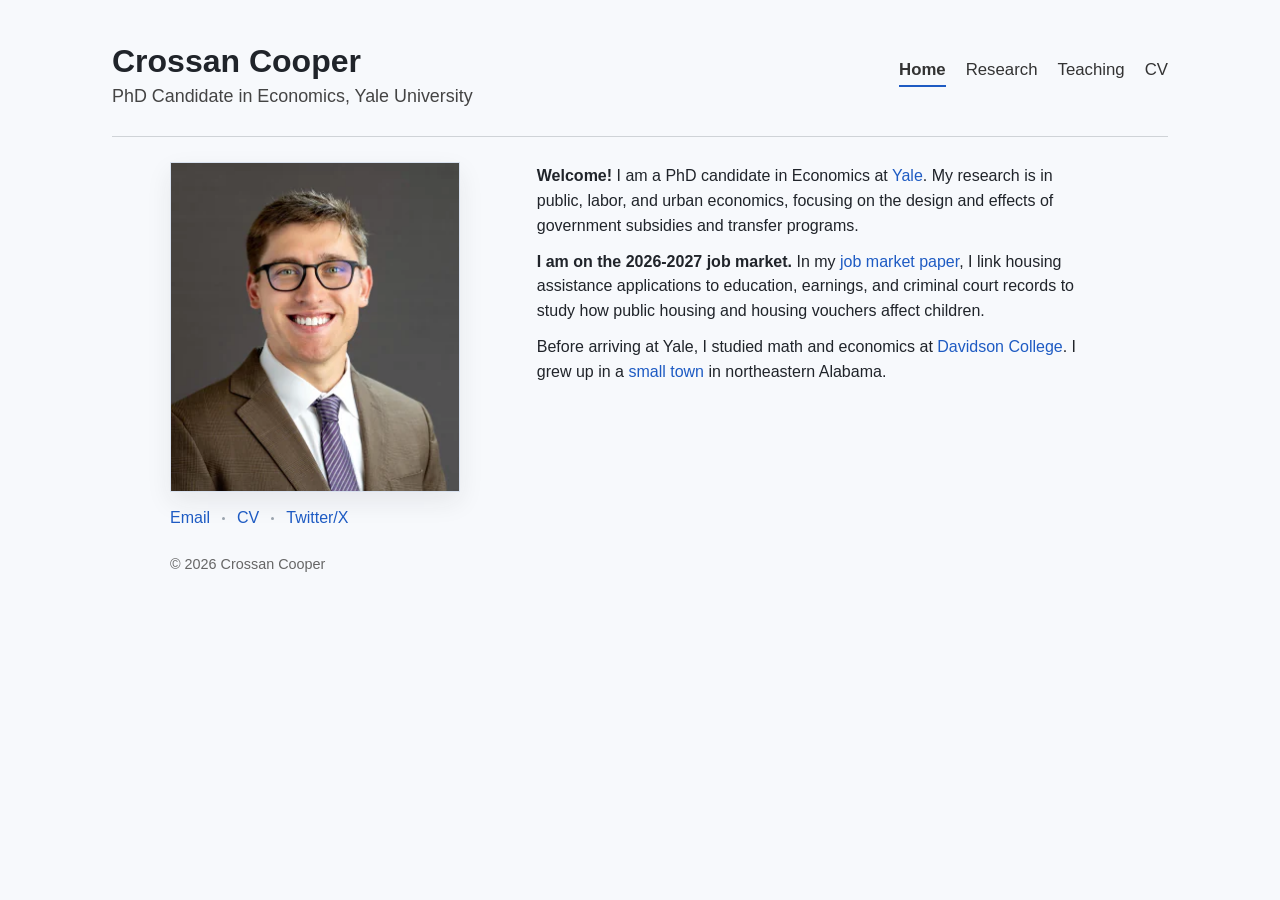
<file: index.html>
<!DOCTYPE html>
<html lang="en">
<head>
  <!-- GA4: initialize once per page; enhanced measurement tracks PDF link clicks. -->
  <script async src="https://www.googletagmanager.com/gtag/js?id=G-R3WVNRQF0R"></script>
  <script>
    window.dataLayer = window.dataLayer || [];
    function gtag() { dataLayer.push(arguments); }
    gtag('js', new Date());
    gtag('config', 'G-R3WVNRQF0R');
  </script>
  <meta charset="UTF-8" />
  <meta name="viewport" content="width=device-width, initial-scale=1.0" />
  <meta name="description" content="Academic website of Crossan Cooper" />
  <title>Crossan Cooper | Home</title>
  <link rel="stylesheet" href="styles.css" />
</head>
<body>
  <div class="page-wrap">
    <header class="site-header">
      <div class="identity">
        <h1><a href="index.html">Crossan Cooper</a></h1>
        <p class="identity-title">PhD Candidate in Economics,<span class="title-break"> Yale University</span></p>
      </div>
      <nav class="top-nav">
        <a class="current" href="index.html">home</a>
        <a href="research.html">research</a>
        <a href="teaching.html">teaching</a>
        <a href="resumes/Cooper_Crossan_CV.pdf">CV</a>
      </nav>
    </header>

    <div class="header-rule"></div>

    <main class="main-content">
      <section class="home-intro">
        <div class="home-media">
          <img
            src="Crossan_Cooper-580.webp"
            srcset="Crossan_Cooper-290.webp 290w, Crossan_Cooper-580.webp 580w"
            sizes="(max-width: 720px) 240px, 290px"
            width="290"
            height="330"
            alt="Crossan Cooper"
            decoding="async"
            fetchpriority="high"
          />
          <ul class="contact-list">
            <li><a href="mailto:crossan.cooper@yale.edu">Email</a></li>
            <li><a href="resumes/Cooper_Crossan_CV.pdf">CV</a></li>
            <li><a href="https://x.com/crossan_cooper" target="_blank" rel="noreferrer">Twitter/X</a></li>
          </ul>
        </div>
        <div class="home-copy">
          <p>
  <strong>Welcome!</strong> I am a PhD candidate in Economics at
  <a href="https://economics.yale.edu/" target="_blank" rel="noreferrer">Yale</a>. My research is in public, labor, and urban economics, focusing on the design and effects of government subsidies and transfer programs.</p>


  <p>
  <strong>I am on the 2026-2027 job market.</strong> In my <a href="Cooper_JMP_Public.pdf">job market paper</a>, I link housing assistance applications to education, earnings, and criminal court records to study how public housing and housing vouchers affect children.
</p>

          <p>
            Before arriving at Yale, I studied math and economics at
            <a href="https://www.davidson.edu/" target="_blank" rel="noreferrer">Davidson College</a>. I grew up in
            a <a href="https://alabama.travel/article/alabamas-hidden-gem-scottsboro" target="_blank" rel="noreferrer">small town</a>
            in northeastern Alabama.
          </p>
        </div>
      </section>
    </main>

    <footer>
      <p>&copy; <span id="year"></span> Crossan Cooper</p>
    </footer>
  </div>

  <script src="script.js"></script>
</body>
</html>
</file>
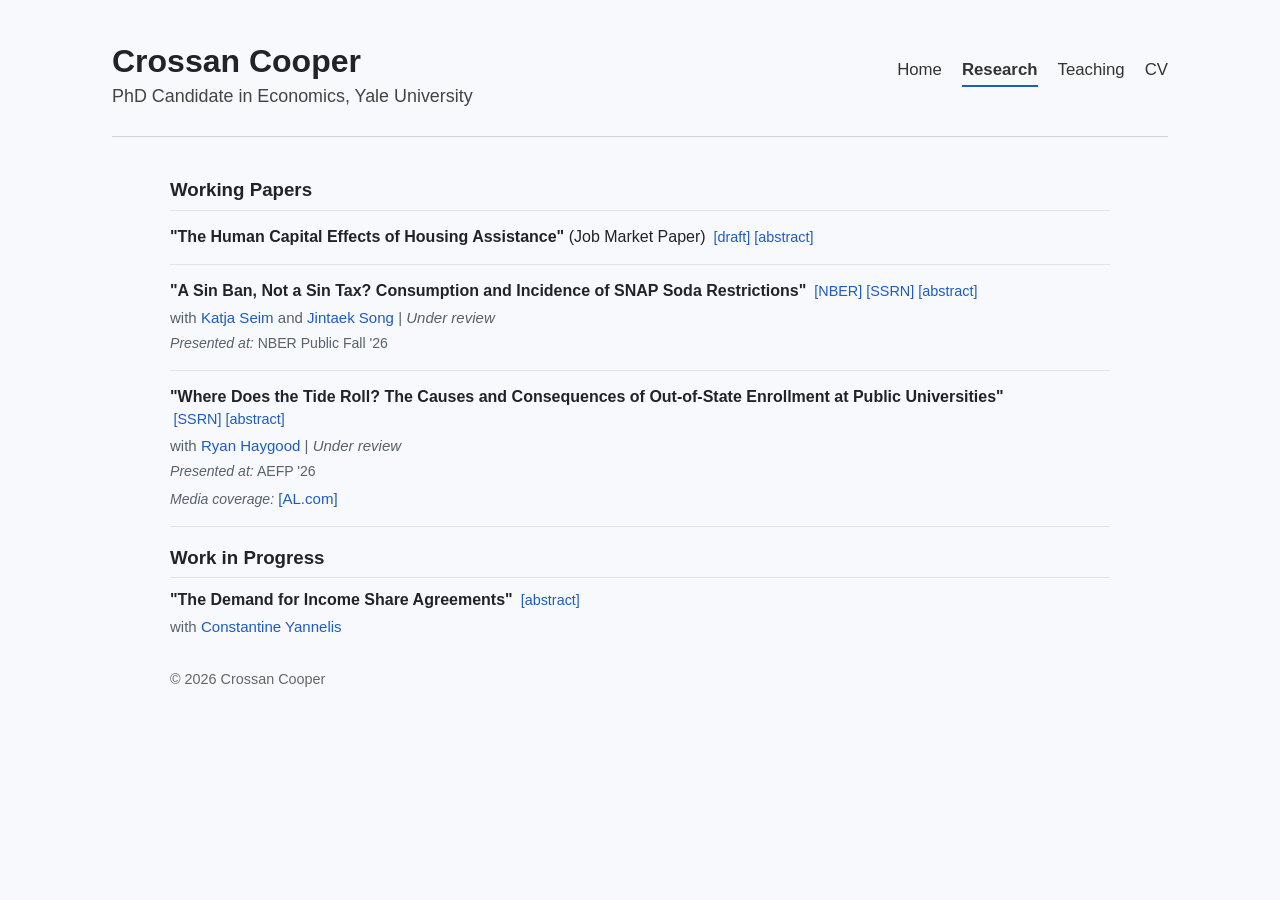
<file: research.html>
<!DOCTYPE html>
<html lang="en">
<head>
  <!-- GA4: initialize once per page; enhanced measurement tracks PDF link clicks. -->
  <script async src="https://www.googletagmanager.com/gtag/js?id=G-R3WVNRQF0R"></script>
  <script>
    window.dataLayer = window.dataLayer || [];
    function gtag() { dataLayer.push(arguments); }
    gtag('js', new Date());
    gtag('config', 'G-R3WVNRQF0R');
  </script>
  <meta charset="UTF-8" />
  <meta name="viewport" content="width=device-width, initial-scale=1.0" />
  <meta name="description" content="Research by Crossan Cooper" />
  <title>Crossan Cooper | Research</title>
  <link rel="stylesheet" href="styles.css" />
</head>
<body>
  <div class="page-wrap">
    <header class="site-header">
      <div class="identity">
        <h1><a href="index.html">Crossan Cooper</a></h1>
        <p class="identity-title">PhD Candidate in Economics,<span class="title-break"> Yale University</span></p>
      </div>
      <nav class="top-nav">
        <a href="index.html">home</a>
        <a class="current" href="research.html">research</a>
        <a href="teaching.html">teaching</a>
        <a href="resumes/Cooper_Crossan_CV.pdf">CV</a>
      </nav>
    </header>

    <div class="header-rule"></div>

    <main class="main-content centered-content">
      <h3>Working Papers</h3>
      <ol class="paper-list">
        <li class="paper-item">
          <p class="paper-title">
            <strong>"The Human Capital Effects of Housing Assistance"</strong> (Job Market Paper)
            <span class="paper-links"><a class="bracketed-link" href="Cooper_JMP_Public.pdf">[<span class="bracketed-link-label">draft</span>]</a> <button class="abstract-toggle bracketed-link" type="button" aria-expanded="false" aria-controls="housing-abstract">[<span class="bracketed-link-label">abstract</span>]</button></span>
          </p>
          <p class="paper-abstract" id="housing-abstract" hidden>This paper estimates the impact of means-tested housing subsidies on children’s human capital accumulation and early adult outcomes. I link applications to public housing and housing voucher wait lists in New Haven, Connecticut to statewide education, labor market, and criminal justice records, and exploit variation in when households reach the top of randomly-ordered wait lists as an instrument for childhood exposure to assistance. Receiving housing assistance significantly reduces school-reported homelessness and housing instability at younger ages and raises measures of early childhood development among boys. Housing assistance also improves longer-run outcomes. Each additional year of assistance raises high school graduation and college enrollment by 2 to 4 percentage points, and children that receive housing assistance are less likely to be convicted of a felony in early adulthood. To distinguish among mechanisms driving these results, I estimate short-run effects on school continuity, school quality, and adult labor supply. Finally, translating the attainment effects into predicted impacts on lifetime earnings and accounting for reductions in incarceration and sheltered homelessness, I calculate that providing housing assistance to a household with children produces roughly $2 in benefits per government dollar spent. Because of larger impacts on educational attainment, housing vouchers are more cost-effective than public housing units.</p>
        </li>

        <li class="paper-item">
          <p class="paper-title">
            <strong>"A Sin Ban, Not a Sin Tax? Consumption and Incidence of SNAP Soda Restrictions"</strong>
            <span class="paper-links"><a class="bracketed-link" href="https://www.nber.org/papers/w35739" target="_blank" rel="noreferrer">[<span class="bracketed-link-label">NBER</span>]</a> <a class="bracketed-link" href="https://papers.ssrn.com/sol3/papers.cfm?abstract_id=7428378" target="_blank" rel="noreferrer">[<span class="bracketed-link-label">SSRN</span>]</a> <button class="abstract-toggle bracketed-link" type="button" aria-expanded="false" aria-controls="snap-abstract">[<span class="bracketed-link-label">abstract</span>]</button></span>
          </p>
          <p class="paper-meta">with <a class="coauthor-link" href="https://som.yale.edu/faculty-research/faculty-directory/katja-seim" target="_blank" rel="noreferrer">Katja Seim</a> and <a class="coauthor-link" href="https://sites.google.com/view/songjintaek/home" target="_blank" rel="noreferrer">Jintaek Song</a> | <i>Under review</i></p>

          <p class="paper-abstract" id="snap-abstract" hidden>We study the first statewide restrictions on purchasing sweetened beverages and candy with Supplemental Nutrition Assistance Program (SNAP) benefits. Using a multi-retailer receipt panel and a stacked difference-in-differences design based on staggered
implementation in 2026, we find that SNAP households' spending on restricted products falls by 11 percent. Substitution is limited and asymmetric: in states where sweetened fruit drinks remain eligible, substitution toward them partly offsets a soda
decline, while candy restrictions reduce rather than increase purchases of still-eligible snacks. Calories and sugar from beverages and packaged snacks fall by 5 to 8 percent.
The response is not driven by changes in households' budget sets: shelf prices barely
change, and the loss of SNAP's sales tax exemption raises tax-inclusive prices by 1.9
percent. Additional evidence does not support nutrition signaling or checkout stigmas
as primary drivers of the response. Instead, spending declines across store types increase monotonically in households' pre-policy SNAP spending, consistent with households treating SNAP benefits and cash as non-fungible. Under nationwide adoption,
the restrictions impose an estimated $176 million in additional sales taxes on SNAP
participants - only 13 percent of payments under excise taxes calibrated to achieve
the same purchase reductions - and a back-of-the-envelope behavioral welfare calculation incorporating nutrition-related corrective benefits implies annual welfare gains of
approximately $1.1 billion.
</p>
          <p class="paper-meta paper-presentation"><span class="presentation-label">Presented at:</span> NBER Public Fall '26</p>
        </li>

        <li class="paper-item">
          <p class="paper-title">
            <strong>"Where Does the Tide Roll? The Causes and Consequences of Out-of-State Enrollment at Public Universities"</strong>
            <span class="paper-links"><a class="bracketed-link" href="https://papers.ssrn.com/sol3/papers.cfm?abstract_id=7562460" target="_blank" rel="noreferrer">[<span class="bracketed-link-label">SSRN</span>]</a> <button class="abstract-toggle bracketed-link" type="button" aria-expanded="false" aria-controls="tide-roll-abstract">[<span class="bracketed-link-label">abstract</span>]</button></span>
          </p>
          <p class="paper-meta">with <a class="coauthor-link" href="https://ryanhaygood.github.io/" target="_blank" rel="noreferrer">Ryan Haygood</a> | <i>Under review</i> </p>

          <p class="paper-abstract" id="tide-roll-abstract" hidden>Public flagship universities increasingly use nonresident tuition revenues to offset 
            declining state funding. Nationally, we find that public flagships facing lower state support enroll relatively more high-income nonresidents. 
            We then link two decades of University of Alabama (UA) commencement records to admissions office recruiting visits and individual employment histories. 
            These data allow us to document how universities pursue this revenue margin and to measure downstream effects on graduates and state budgets. We show 
            UA boosts high-income out-of-state demand through targeted recruitment visits: in a differences-in-differences design, new visits generate 8–10 percent 
            more future UA graduates. We then trace how nonresident enrollment redirects graduates across state labor markets. Using variation in the state-of-origin 
            composition of UA cohorts and a shift-share instrument constructed from origin states’ non-UA out-of-state enrollment rates, we estimate that every 100 
            out-of-state students cause 9–15 additional in-state students to leave the state after college. These patterns are consistent with peer effects operating 
            through expanded consideration sets and referral networks. The resulting fiscal losses to Alabama exceed the university's nonresident tuition margins. Finally, the 
            out-of-state expansion appears to support in-state degree production. A budget accounting exercise shows that UA’s out-of-state enrollment margins are 
            sufficient to cross-subsidize more than half of the in-state cohort, who receive an average annual subsidy of $13,000 per student.</p>
          <p class="paper-meta paper-presentation"><span class="presentation-label">Presented at:</span> AEFP '26</p>
          <p class="paper-meta paper-press"><span class="media-label">Media coverage:</span> <a class="media-link bracketed-link" href="https://www.al.com/news/2025/09/more-out-of-state-students-are-calling-the-university-of-alabama-home-at-peace.html" target="_blank" rel="noreferrer">[<span class="bracketed-link-label">AL.com</span>]</a></p>
        </li>
      </ol>

      <h3 class="compact-section-heading">Work in Progress</h3>
      <ol class="paper-list compact-paper-list">
        <li class="paper-item">
          <p class="paper-title">
            <strong>"The Demand for Income Share Agreements"</strong>
            <span class="paper-links"><button class="abstract-toggle bracketed-link" type="button" aria-expanded="false" aria-controls="isa-abstract">[<span class="bracketed-link-label">abstract</span>]</button></span>
          </p>
          <p class="paper-meta">with <a class="coauthor-link" href="https://www.yannelis.com/" target="_blank" rel="noreferrer">Constantine Yannelis</a></p>

          <p class="paper-abstract" id="isa-abstract" hidden>We study student demand for Income Share Agreements (ISAs), 
            a private alternative to federal income-based student loan repayment plans, 
            using proprietary application-level data covering more than 29,000 applications from prospective student borrowers. 
            To identify how the offered repayment rate affects demand, we exploit a sharp change in the provider’s pricing algorithm among a subset of applicants receiving an initial quote, and
            we construct a machine learning model to measure applicants' exposure to the change in the pricing algorithm. Using this exposure measure as an instrument, we estimate that a 0.1-percentage-point increase in the share of income 
            owed to the provider - equivalent to around $230 in additional payments in expectation - reduces take-up by roughly 10%.
          </p>
        </li>
      </ol>
    </main>

    <footer>
      <p>&copy; <span id="year"></span> Crossan Cooper</p>
    </footer>
  </div>

  <script src="script.js"></script>
</body>
</html>
</file>
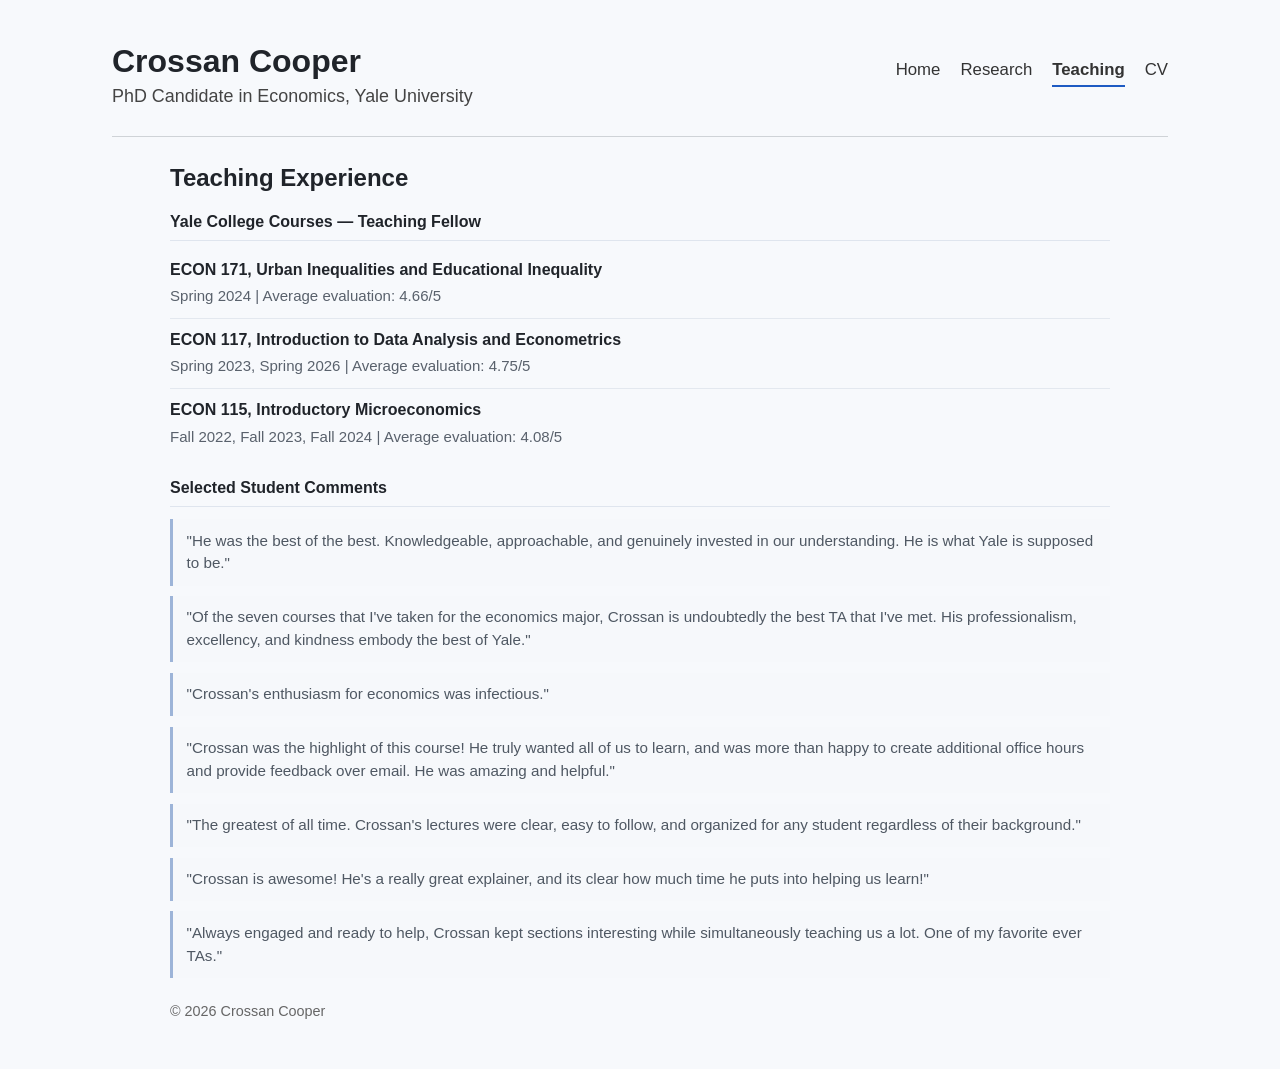
<file: teaching.html>
<!DOCTYPE html>
<html lang="en">
<head>
  <!-- GA4: initialize once per page; enhanced measurement tracks PDF link clicks. -->
  <script async src="https://www.googletagmanager.com/gtag/js?id=G-R3WVNRQF0R"></script>
  <script>
    window.dataLayer = window.dataLayer || [];
    function gtag() { dataLayer.push(arguments); }
    gtag('js', new Date());
    gtag('config', 'G-R3WVNRQF0R');
  </script>
  <meta charset="UTF-8" />
  <meta name="viewport" content="width=device-width, initial-scale=1.0" />
  <meta name="description" content="Teaching by Crossan Cooper" />
  <title>Crossan Cooper | Teaching</title>
  <link rel="stylesheet" href="styles.css" />
</head>
<body>
  <div class="page-wrap">
    <header class="site-header">
      <div class="identity">
        <h1><a href="index.html">Crossan Cooper</a></h1>
        <p class="identity-title">PhD Candidate in Economics,<span class="title-break"> Yale University</span></p>
      </div>
      <nav class="top-nav">
        <a href="index.html">home</a>
        <a href="research.html">research</a>
        <a class="current" href="teaching.html">teaching</a>
        <a href="resumes/Cooper_Crossan_CV.pdf">CV</a>
      </nav>
    </header>

    <div class="header-rule"></div>

    <main class="main-content centered-content">
      <h2>Teaching Experience</h2>

      <section class="teaching-section">
        <h4 class="compact-section-heading">Yale College Courses &mdash; Teaching Fellow</h4>
        <div class="course-list">
          <article class="course-item">
            <p class="course-title"><strong>ECON 171, Urban Inequalities and Educational Inequality</strong></p>
            <p class="course-meta">Spring 2024 | Average evaluation: 4.66/5</p>
          </article>

          <article class="course-item">
            <p class="course-title"><strong>ECON 117, Introduction to Data Analysis and Econometrics</strong></p>
            <p class="course-meta">Spring 2023, Spring 2026 | Average evaluation: 4.75/5</p>
          </article>

          <article class="course-item">
            <p class="course-title"><strong>ECON 115, Introductory Microeconomics</strong></p>
            <p class="course-meta">Fall 2022, Fall 2023, Fall 2024 | Average evaluation: 4.08/5</p>
          </article>
        </div>
      </section>

      <section class="teaching-section">
        <h4 class="compact-section-heading">Selected Student Comments</h4>
        <div class="comment-list">
          <blockquote class="student-comment">"He was the best of the best. Knowledgeable, approachable, and genuinely invested in our understanding. He is what Yale is supposed to be."</blockquote>
          <blockquote class="student-comment">"Of the seven courses that I've taken for the economics major, Crossan is undoubtedly the best TA that I've met. His professionalism, excellency, and kindness embody the best of Yale."</blockquote>
          <blockquote class="student-comment">"Crossan's enthusiasm for economics was infectious."</blockquote>
          <blockquote class="student-comment">"Crossan was the highlight of this course! He truly wanted all of us to learn, and was more than happy to create additional office hours and provide feedback over email. He was amazing and helpful."</blockquote>
          <blockquote class="student-comment">"The greatest of all time. Crossan's lectures were clear, easy to follow, and organized for any student regardless of their background."</blockquote>
          <blockquote class="student-comment">"Crossan is awesome! He's a really great explainer, and its clear how much time he puts into helping us learn!"</blockquote>
          <blockquote class="student-comment">"Always engaged and ready to help, Crossan kept sections interesting while simultaneously teaching us a lot. One of my favorite ever TAs."</blockquote>
        </div>
      </section>
    </main>

    <footer>
      <p>&copy; <span id="year"></span> Crossan Cooper</p>
    </footer>
  </div>

  <script src="script.js"></script>
</body>
</html>
</file>
<file: styles.css>
* {
  box-sizing: border-box;
}

html,
body {
  margin: 0;
  padding: 0;
}

body {
  font-family: -apple-system, BlinkMacSystemFont, "Segoe UI", Roboto, Helvetica, Arial, sans-serif;
  color: #20242a;
  background: #f7f9fc;
  line-height: 1.55;
  font-size: 16px;
}

a {
  color: #1e5bc3;
  text-decoration: none;
  text-underline-offset: 0.16em;
}

a:hover,
a:focus {
  color: #17458f;
  text-decoration: underline;
}

.page-wrap {
  max-width: 1120px;
  margin: 0 auto;
  padding: 2.75rem 2rem 2rem;
}

.site-header {
  display: flex;
  justify-content: space-between;
  align-items: flex-start;
  gap: 1.5rem;
}

.identity h1 {
  margin: 0;
  font-size: clamp(1.55rem, 2.5vw, 2.2rem);
  line-height: 1.1;
  color: #20242a;
  font-weight: 700;
}

.identity h1 a {
  color: inherit;
  text-decoration: none;
}

.identity h1 a:hover,
.identity h1 a:focus {
  color: #1e5bc3;
  text-decoration: none;
}

.identity p {
  margin: 0.4rem 0 0;
  font-size: clamp(0.95rem, 1.4vw, 1.35rem);
  line-height: 1.2;
  color: #444;
}

.identity-title {
  white-space: nowrap;
}

.title-break {
  white-space: nowrap;
}

.top-nav {
  margin-left: auto;
  padding-top: 0.8rem;
  display: flex;
  flex-wrap: wrap;
  justify-content: flex-end;
  row-gap: 0.25rem;
}

.top-nav a {
  text-decoration: none;
  margin-left: 1.25rem;
  padding-bottom: 0.16rem;
  border-bottom: 2px solid transparent;
  font-size: clamp(1.05rem, 1.1vw, 1.35rem);
  color: #333;
  text-transform: capitalize;
}

.top-nav a:hover,
.top-nav a:focus {
  border-bottom-color: #9db4d8;
  color: #1e5bc3;
  text-decoration: none;
}

.top-nav a.current {
  text-decoration: none;
  font-weight: 600;
  border-bottom-color: #1e5bc3;
}

.header-rule {
  margin-top: 1.8rem;
  border-bottom: 1px solid #cfd3d7;
}

.main-content {
  max-width: 940px;
  margin: 0 auto;
  padding-top: 1.6rem;
}

.main-content.centered-content {
  margin: 0 auto;
}

.home-intro {
  display: grid;
  grid-template-columns: 290px minmax(0, 1fr);
  gap: clamp(2rem, 6vw, 5rem);
  align-items: start;
}

.home-intro img {
  width: 290px;
  height: auto;
  object-fit: cover;
  display: block;
  border: 1px solid #d8e1ef;
  box-shadow: 0 10px 24px rgba(32, 36, 42, 0.08);
}

.contact-list {
  list-style: none;
  margin: 0.85rem 0 0;
  padding: 0;
  display: flex;
  flex-wrap: wrap;
  gap: 0.2rem 0.75rem;
  align-items: center;
}

.contact-list li {
  margin: 0;
}

.contact-list li:not(:last-child)::after {
  content: "";
  display: inline-block;
  width: 3px;
  height: 3px;
  margin-left: 0.75rem;
  border-radius: 50%;
  background: #9aa3ad;
  vertical-align: middle;
}

.home-copy {
  max-width: 34rem;
  padding-top: 0.1rem;
}

main h2,
main h3,
main h4 {
  margin: 0 0 0.45rem;
  line-height: 1.3;
  color: #20242a;
}

main h3,
main h4 {
  margin-top: 1rem;
}

main p,
main ul,
main ol {
  margin: 0 0 0.7rem;
}

main ul,
main ol {
  padding-left: 1.25rem;
}

footer {
  max-width: 940px;
  margin: 1.4rem auto 0;
  color: #666;
  font-size: 0.9rem;
}

.paper-list {
  list-style: none;
  margin: 0 0 1.15rem;
  padding: 0;
}

.paper-list > .paper-item {
  list-style: none;
  padding: 0.95rem 0;
  border-top: 1px solid #dfe5ee;
}

.paper-list .paper-item:last-child {
  border-bottom: 1px solid #dfe5ee;
}

.compact-section-heading {
  padding-bottom: 0.45rem;
  border-bottom: 1px solid #dfe5ee;
}

.compact-paper-list {
  margin-top: 0.15rem;
}

.compact-paper-list > .paper-item {
  padding: 0.25rem 0 0.45rem;
  border-top: 0;
}

.compact-paper-list > .paper-item:last-child {
  border-bottom: 0;
}

.paper-title,
.paper-meta {
  margin: 0;
}

.paper-title {
  line-height: 1.4;
}

.paper-meta {
  margin-top: 0.2rem;
  color: #59616c;
  font-size: 0.94rem;
}

.paper-presentation,
.paper-press {
  margin-top: 0.25rem;
}

/* Keep conference names small, with italics limited to the metadata labels. */
.paper-presentation,
.media-label {
  font-size: 0.88rem;
}

.presentation-label,
.media-label {
  font-style: italic;
}

.coauthor-link {
  text-decoration: none;
}

.media-link {
  text-decoration: none;
}

.paper-links {
  display: inline;
  margin-left: 0.22rem;
  white-space: nowrap;
  font-size: 0.9rem;
  font-weight: 400;
}

.paper-links a {
  text-decoration: none;
}

.abstract-toggle {
  display: inline;
  margin: 0;
  padding: 0;
  border: 0;
  background: transparent;
  color: #1e5bc3;
  font: inherit;
  line-height: inherit;
  text-decoration: none;
  cursor: pointer;
}

.abstract-toggle:hover,
.abstract-toggle:focus {
  color: #17458f;
  text-decoration: underline;
  text-underline-offset: 0.16em;
}

.abstract-toggle:focus {
  outline: 2px solid #9db4d8;
  outline-offset: 3px;
}

.bracketed-link:hover,
.bracketed-link:focus {
  text-decoration: none;
}

.bracketed-link:hover .bracketed-link-label,
.bracketed-link:focus .bracketed-link-label {
  text-decoration: underline;
  text-underline-offset: 0.16em;
}

.paper-abstract {
  margin-top: 0.35rem;
  margin-bottom: 0.75rem;
  padding: 0.75rem 0.9rem;
  border: 1px solid #d8e1ef;
  border-left: 3px solid #9db4d8;
  border-radius: 4px;
  background: #f6f8fb;
  font-size: 0.92rem;
  color: #555;
}

.teaching-section {
  margin-top: 1.15rem;
}

.course-list {
  margin: 0.2rem 0 1.25rem;
}

.course-item {
  padding: 0.65rem 0;
  border-bottom: 1px solid #e3e8ef;
}

.course-item:last-child {
  border-bottom: 0;
}

.course-title,
.course-meta {
  margin: 0;
}

.course-title {
  line-height: 1.4;
}

.course-meta {
  margin-top: 0.18rem;
  color: #59616c;
  font-size: 0.94rem;
}

.comment-list {
  display: grid;
  gap: 0.65rem;
  margin-top: 0.75rem;
}

.student-comment {
  margin: 0;
  padding: 0.65rem 0.85rem;
  border-left: 3px solid #9db4d8;
  background: #f6f8fb;
  color: #4f5863;
  font-size: 0.95rem;
  line-height: 1.5;
}

@media (max-width: 980px) {
  .page-wrap {
    padding: 1.25rem 1rem 1.5rem;
  }

  .site-header {
    flex-direction: column;
    align-items: center;
    gap: 0.6rem;
  }

  .identity {
    text-align: center;
  }

  .top-nav {
    padding-top: 0;
    width: 100%;
    text-align: center;
    justify-content: center;
  }

  .top-nav a {
    margin-left: 0.5rem;
    margin-right: 0.5rem;
    font-size: 1.15rem;
  }

  .header-rule {
    margin-top: 1rem;
  }

  .home-intro {
    grid-template-columns: 1fr;
    gap: 1rem;
  }

  .home-media {
    text-align: center;
  }

  .home-intro img {
    margin: 0 auto;
  }

  .contact-list {
    justify-content: center;
    text-align: center;
  }
}

@media (max-width: 720px) {
  .identity-title {
    white-space: normal;
  }

  .title-break {
    display: block;
  }

  .home-intro img {
    width: 240px;
    height: auto;
  }
}
</file>
